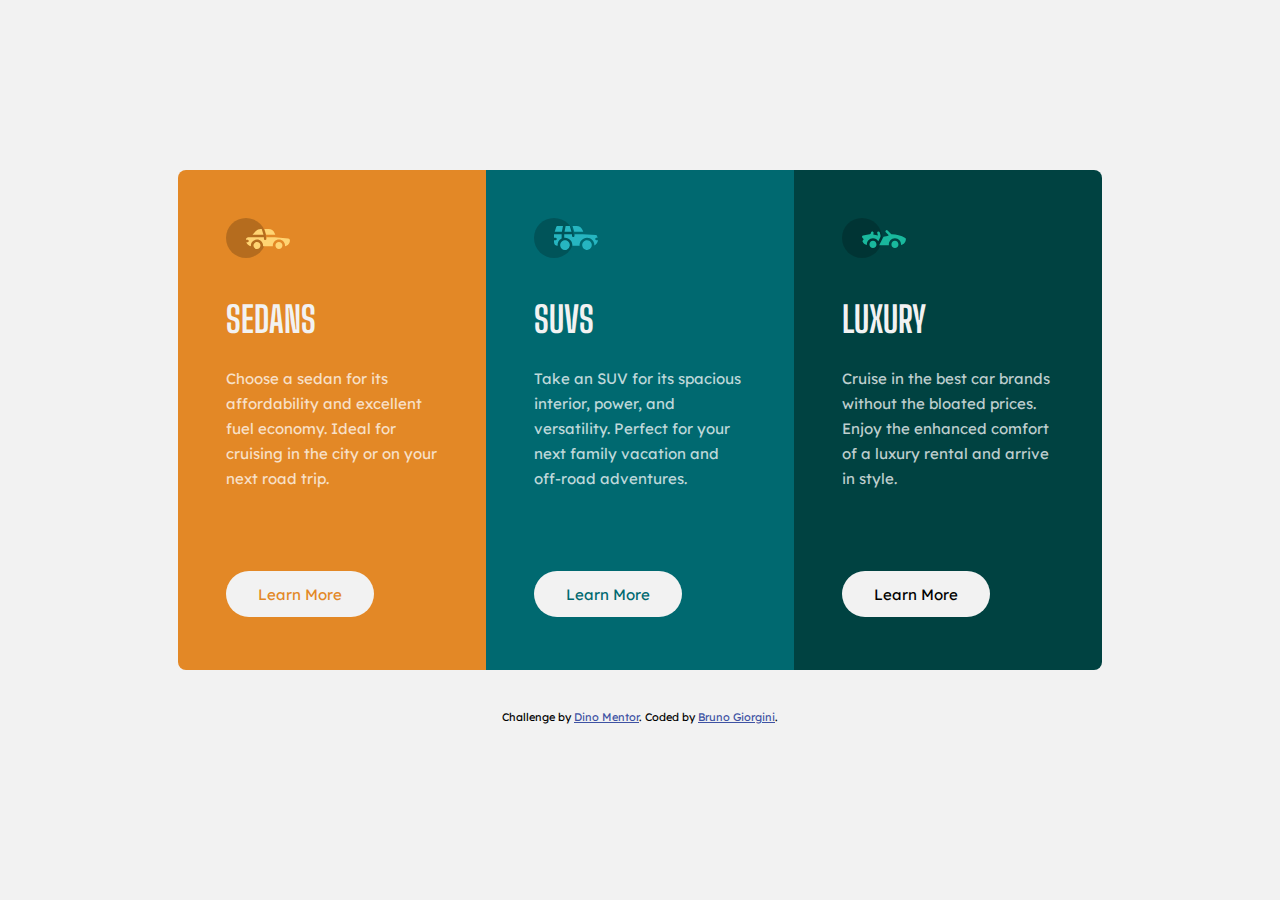
<file: 3-column-preview-card-component-main-READY/index.html>
<!DOCTYPE html>
<html lang="en">
<head>
  <meta charset="UTF-8">
  <meta name="viewport" content="width=device-width, initial-scale=1.0"> <!-- displays site properly based on user's device -->

  <link rel="icon" type="image/png" sizes="32x32" href="./images/favicon-32x32.png">
  <link rel="stylesheet" href="style.css">
  <title>3-column preview card component</title>
</head>
<body>
  <section class="main-container">

    <article id="sedans">
      <img src="./images/icon-sedans.svg" alt="sedan icon">
      <h2>Sedans</h2>
      <p>
        Choose a sedan for its affordability and excellent fuel economy. Ideal for cruising in the city 
        or on your next road trip.
      </p>
      <button id="sedans-btn">Learn More</button>
    </article>

    <article id="suvs">
      <img src="./images/icon-suvs.svg" alt="suv icon">
      <h2>SUVs</h2>
      <p>
        Take an SUV for its spacious interior, power, and versatility. Perfect for your next family vacation 
        and off-road adventures.
      </p>
      <button id="suvs-btn">Learn More</button>
    </article>

    <article id="luxury">
      <img src="./images/icon-luxury.svg" alt="luxury icon">
      <h2>Luxury</h2>
      <p>
        Cruise in the best car brands without the bloated prices. Enjoy the enhanced comfort of a luxury rental and arrive in style.
      </p>
      <button id="luxury-btn">Learn More</button>
    </article>
  </section>
  
    
  <footer class="attribution">
    Challenge by <a href="#" target="_blank">Dino Mentor</a>. 
    Coded by <a href="#">Bruno Giorgini</a>.
  </footer>
</body>
</html>
</file>
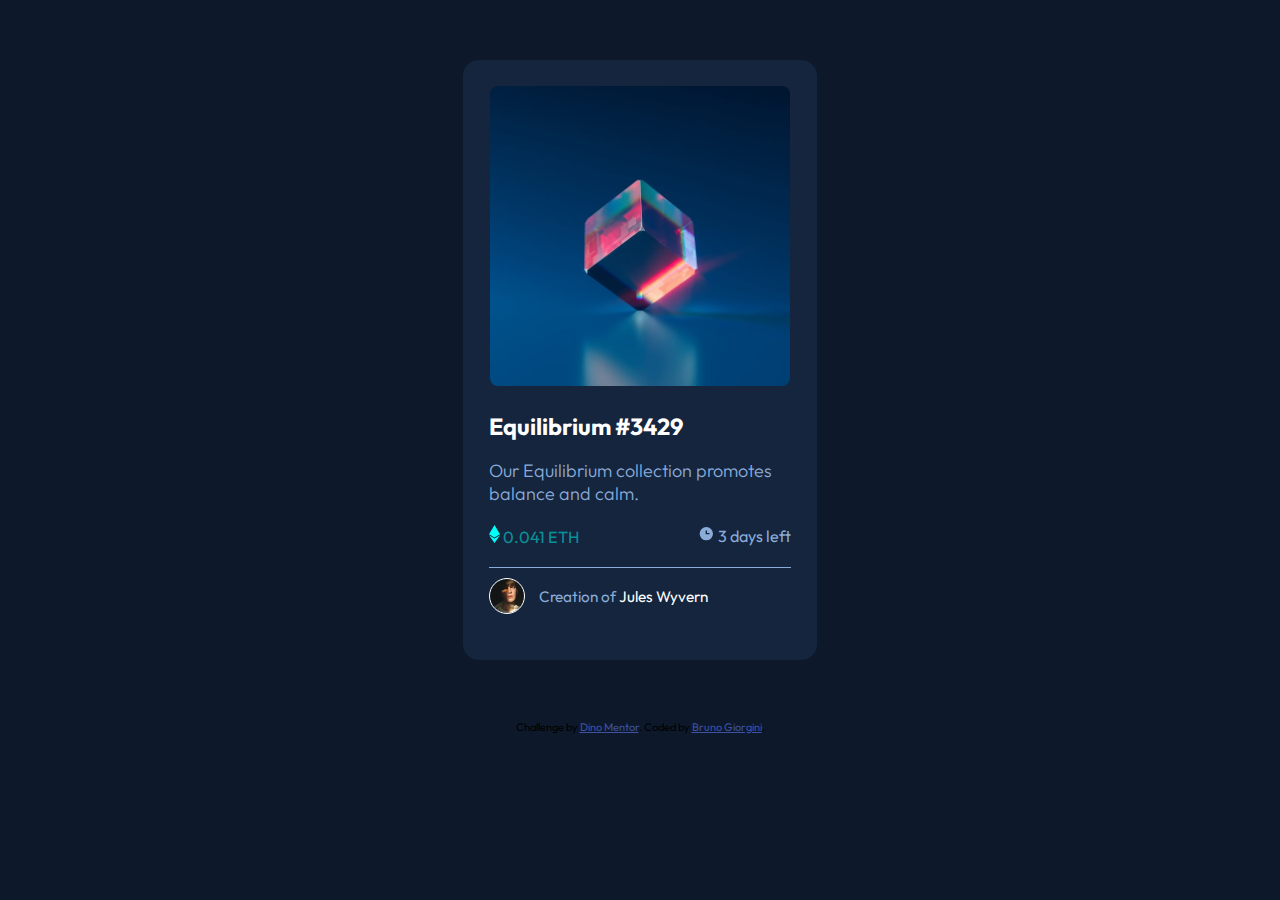
<file: nft-preview-card-component-READY/index.html>
<!DOCTYPE html>
<html lang="en">

<head>
  <meta charset="UTF-8">
  <meta name="viewport" content="width=device-width, initial-scale=1.0">
  <link rel="stylesheet" href="./style.css">
  <title>NFT preview card component</title>
</head>

<body>

  <main class="main-container">

    <div class="image">
      <div class="eye-layer"></div>
    </div>
    <h1 class="title-card">Equilibrium #3429</h1>
    <p class="description-card">Our Equilibrium collection promotes balance and calm.</p>
    <div class="details-container">
      <div class="eth-value">
        <img src="./images/icon-ethereum.svg" alt="icon ethereum">
        <span>0.041 ETH</span>
      </div>
      <div class="time-value">
        <img src="./images/icon-clock.svg" alt="icon clock">
        <span>3 days left</span>
      </div>
    </div>
    <div class="line"></div>
    <div class="creator-container">
      <div class="avatar"></div>
      <p class="creator">Creation of <span class="title-card">Jules Wyvern</span></p>
    </div>
  </main>


  <footer class="attribution">
    Challenge by <a href="#" target="_blank">Dino Mentor</a>.
    Coded by <a href="#">Bruno Giorgini</a>.
  </footer>
</body>

</html>
</file>
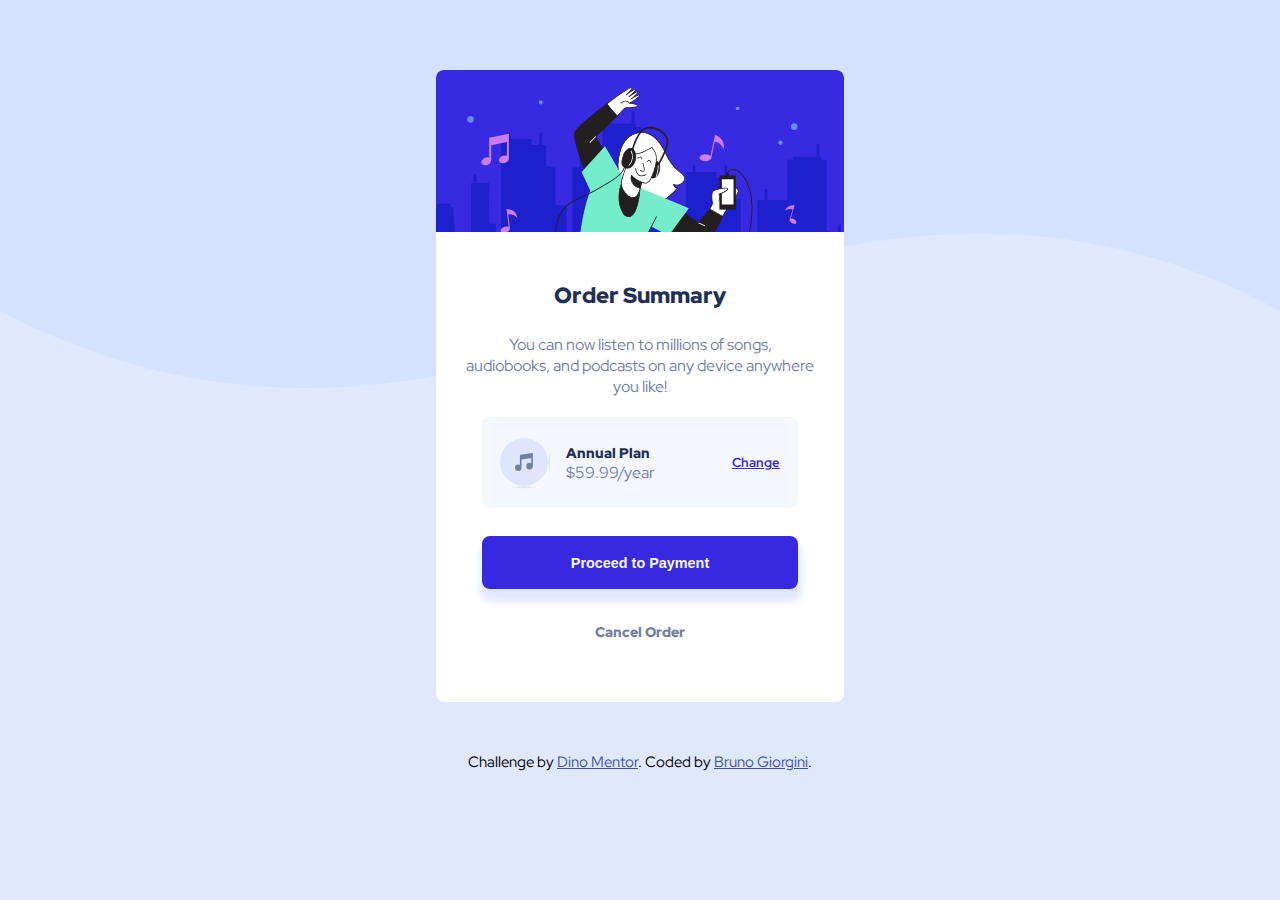
<file: order-summary-component-main-READY/index.html>
<!DOCTYPE html>
<html lang="en">
<head>
  <meta charset="UTF-8">
  <meta name="viewport" content="width=device-width, initial-scale=1.0"> <!-- displays site properly based on user's device -->

  <link rel="icon" type="image/png" sizes="32x32" href="./images/favicon-32x32.png">
  <link rel="stylesheet" href="style.css">
  <title>Order summary card</title>
 
</head>
<body>
  <main class="main-container">
    <div class="image"></div>
      <h1>Order Summary</h1>
      <p class="main-paragraph"> You can now listen to millions of songs, audiobooks, and podcasts on any 
        device anywhere you like!</p>
        <div class="plan-container">
          <div class="icon-container"></div>
          <div class="payment">
            <p>Annual Plan</p>
            <p> $59.99/year</p>
          </div>
          <a href="#" class="change">Change</a>
        </div>

        <button>Proceed to Payment</button>
        <div class="cancel-container">
          <a href="#" class="cancel">Cancel Order</a>
        </div>
  </main>
  
 
  
  
  <footer class="attribution">
    Challenge by <a href="#" target="_blank">Dino Mentor</a>. 
    Coded by <a href="#">Bruno Giorgini</a>.
  </footer>
</body>
</html>
</file>
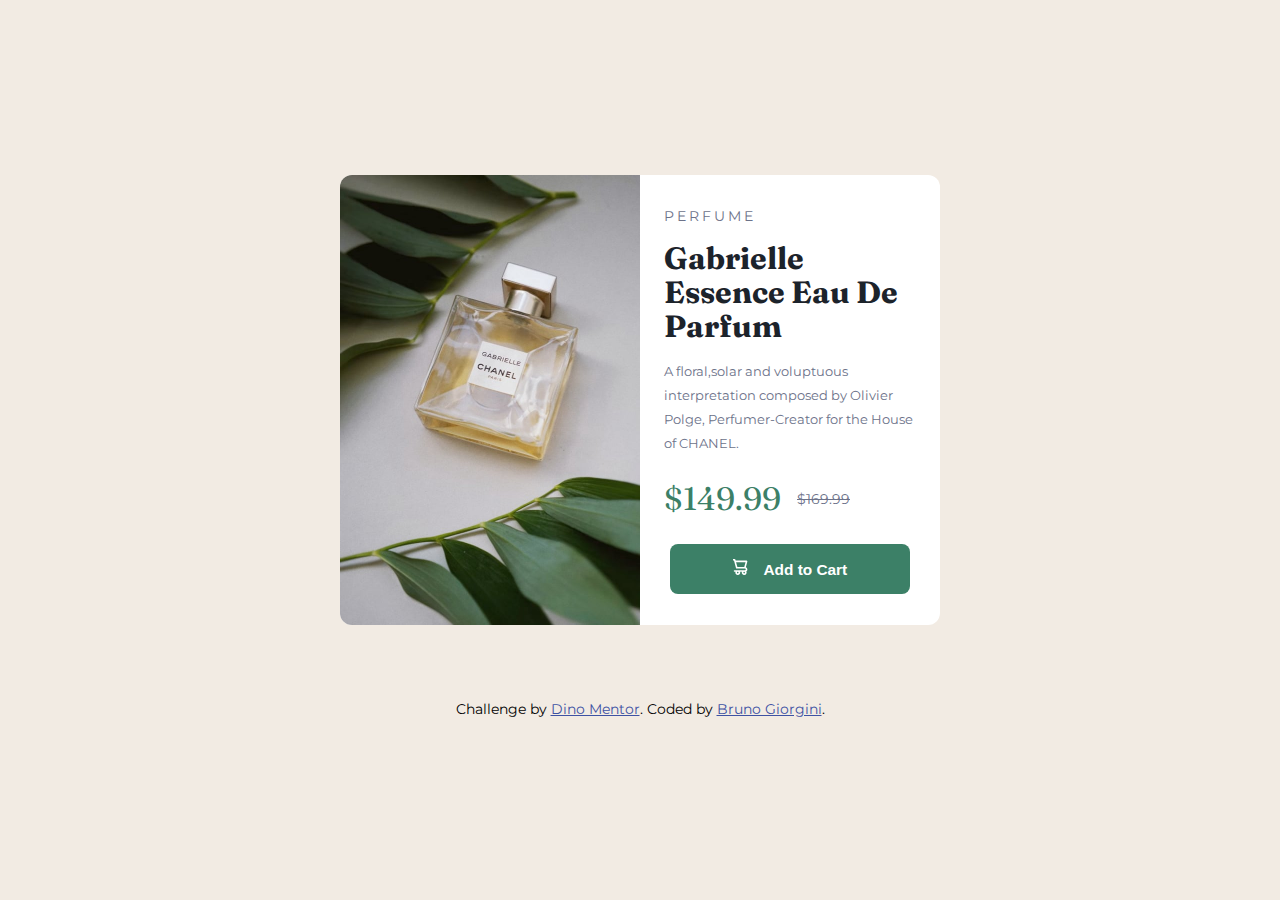
<file: product-preview-card-component-main-READY/index.html>
<!DOCTYPE html>
<html lang="en">
<head>
  <meta charset="UTF-8">
  <meta name="viewport" content="width=device-width, initial-scale=1.0"> <!-- displays site properly based on user's device -->

  
  <link rel="stylesheet" href="style.css">
  <title>Product preview card component</title>
  
  
  
</head>
  <body>

    <main class="card">
      <section class="card__first-section">
        <img class="card__first-section__image" src="./images/image-product-mobile.jpg" alt="imagen del producto">
      </section>
      <section class="card__second-section">
        <p class="card__second-section__product-type">PERFUME</p>
        <h2 class="card__second-section__title">Gabrielle Essence Eau De Parfum</h2>
        <p class="card__second-section__description">A floral,solar and voluptuous interpretation composed by Olivier Polge, Perfumer-Creator for the House of CHANEL.</p>
        <div class="card__second-section__price">
          <p class="card__second-section__price__discount">$149.99</p>
          <p class="card__second-section__price__value">$169.99</p>
        </div>
        <button class="card__second-section__button">
          <img class="card__second-section__button__icon" src="./images/icon-cart.svg" alt="icon cart">
          Add to Cart
        </button>
          
      </section>
    </main>
    
    
    <footer class="attribution">
      Challenge by <a href="#" target="_blank">Dino Mentor</a>. 
      Coded by <a href="#">Bruno Giorgini</a>.
    </footer>
  </body>
</html>
</file>
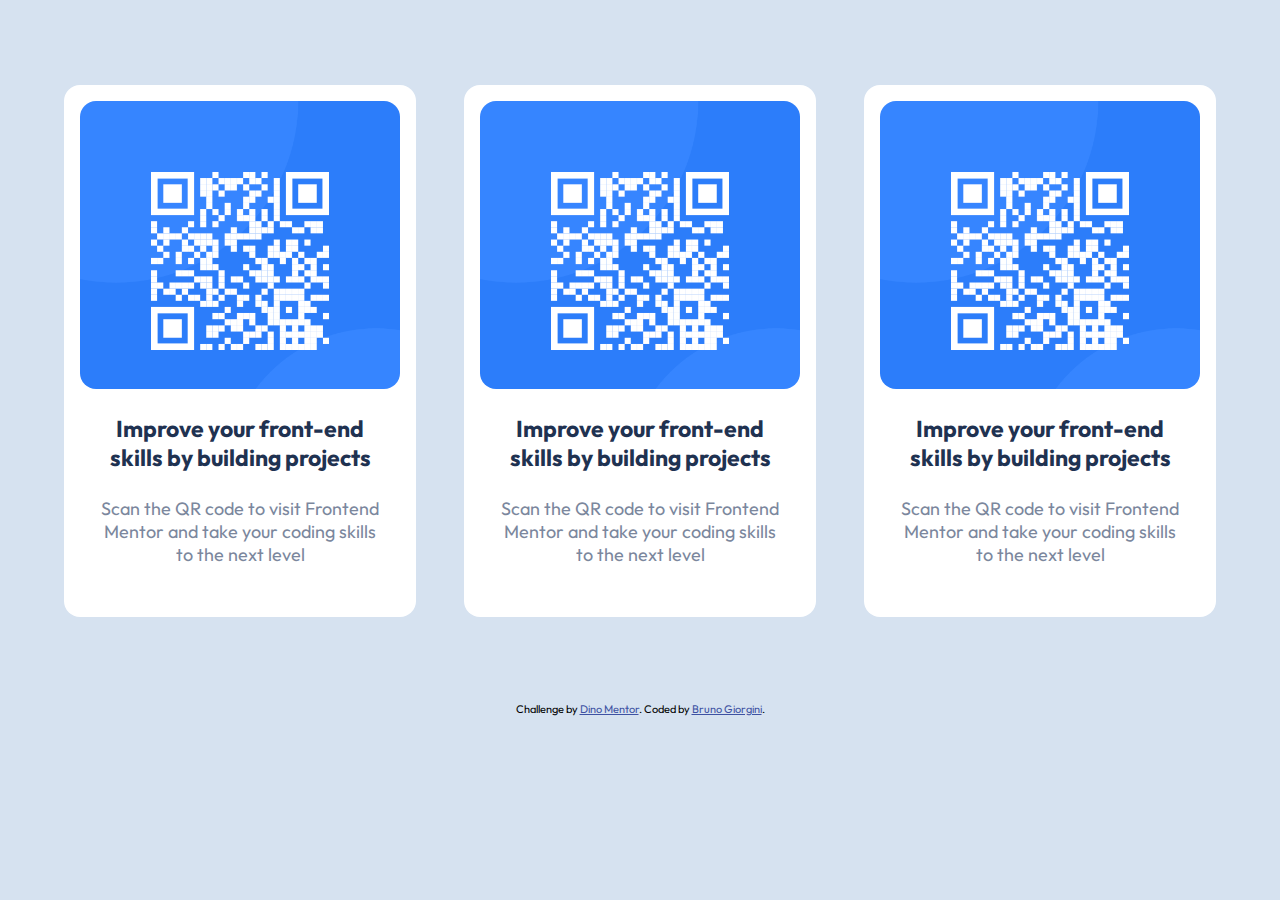
<file: qr-code-component-main-READY/index.html>
<!DOCTYPE html>
<html lang="en">
<head>
  <meta charset="UTF-8">
  <meta name="viewport" content="width=device-width, initial-scale=1.0"> <!-- displays site properly based on user's device -->

  
  <link rel="stylesheet" href="style.css">
  <title>QR code component</title>
  
</head>
<body>
  
  <section class="cards-container">
    <div class="main-container">
      <div class="img-container">
        <!-- Coloco la imagen desde mi archivo de estilos como background image -->
      </div>
      <h1>Improve your front-end skills by building projects</h1>
      <p>Scan the QR code to visit Frontend Mentor and take your coding skills to the next level</p>
    </div>
    
    <div class="main-container">
      <div class="img-container">
        <!-- Coloco la imagen desde mi archivo de estilos como background image -->
      </div>
      <h1>Improve your front-end skills by building projects</h1>
      <p>Scan the QR code to visit Frontend Mentor and take your coding skills to the next level</p>
    </div>
    <div class="main-container">
      <div class="img-container">
        <!-- Coloco la imagen desde mi archivo de estilos como background image -->
      </div>
      <h1>Improve your front-end skills by building projects</h1>
      <p>Scan the QR code to visit Frontend Mentor and take your coding skills to the next level</p>
    </div>
  </section>

  <footer class="attribution">
    Challenge by <a href="#" target="_blank">Dino Mentor</a>. 
    Coded by <a href="#">Bruno Giorgini</a>.
  </footer>
</body>
</html>
</file>
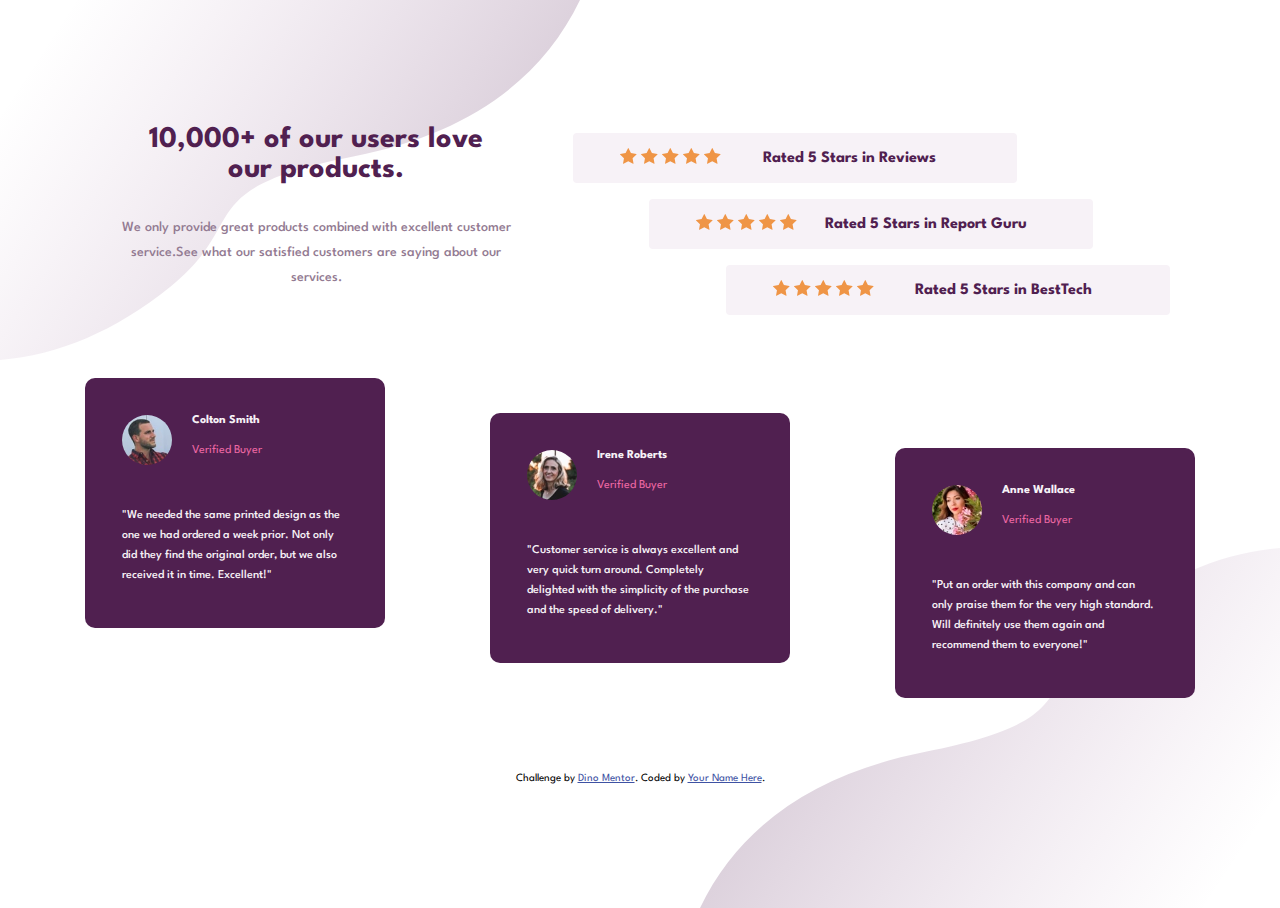
<file: social-proof-section-master-READY/index.html>
<!DOCTYPE html>
<html lang="en">

<head>
  <meta charset="UTF-8" />
  <meta name="viewport" content="width=device-width, initial-scale=1.0" />
  <link rel="stylesheet" href="style.css">
    <title>Social proof section</title>

</head>

<div class="container">

  <body>
    <header>
      <h1>10,000+ of our users love our products.</h1>
      <p>We only provide great products combined with excellent customer service.See what our satisfied customers are
        saying about our services.</p>
    </header>

    <div class="stars-container">
      <div class="stars stars1">
        <div class="fivestars">
          <img src="./images/icon-star.svg" alt="">
          <img src="./images/icon-star.svg" alt="">
          <img src="./images/icon-star.svg" alt="">
          <img src="./images/icon-star.svg" alt="">
          <img src="./images/icon-star.svg" alt="">
        </div>
        <h4 class="text">Rated 5 Stars in Reviews</h4>
      </div>

      <div class="stars stars2">
        <div class="fivestars">
          <img src="./images/icon-star.svg" alt="">
          <img src="./images/icon-star.svg" alt="">
          <img src="./images/icon-star.svg" alt="">
          <img src="./images/icon-star.svg" alt="">
          <img src="./images/icon-star.svg" alt="">
        </div>
        <h4 class="text">Rated 5 Stars in Report Guru</h4>
      </div>

      <div class="stars stars3">
        <div class="fivestars">
          <img src="./images/icon-star.svg" alt="">
          <img src="./images/icon-star.svg" alt="">
          <img src="./images/icon-star.svg" alt="">
          <img src="./images/icon-star.svg" alt="">
          <img src="./images/icon-star.svg" alt="">
        </div>
        <h4 class="text">Rated 5 Stars in BestTech</h4>
      </div>

    </div>


    <div class="cards-container">
      <div class="cards card1">
        <img src="./images/image-colton.jpg" alt="avatar">
        <span class="name">Colton Smith</span>
        <span class="status">Verified Buyer</span>
        <p>
          "We needed the same printed design as the one we had ordered a week prior.
          Not only did they find the original order, but we also received it in time.
          Excellent!"</p>
      </div>
      <div class="cards card2">
        <img src="./images/image-irene.jpg" alt="avatar">
        <span class="name">Irene Roberts</span>
        <span class="status">Verified Buyer</span>
        <p>
          "Customer service is always excellent and very quick turn around. Completely
          delighted with the simplicity of the purchase and the speed of delivery."</p>
      </div>
      <div class="cards card3">
        <img src="./images/image-anne.jpg" alt="avatar">
        <span class="name">Anne Wallace </span>
        <span class="status">Verified Buyer</span>
        <p>
          "Put an order with this company and can only praise them for the very high
          standard. Will definitely use them again and recommend them to everyone!"
        </p>
      </div>
    </div>


    <footer>
      <div class="attribution">
        Challenge by
        <a href="" target="_blank">Dino Mentor</a>.
         Coded by
        <a href="#">Your Name Here</a>.
      </div>
    </footer>
  </body>
</div>

</html>
</file>
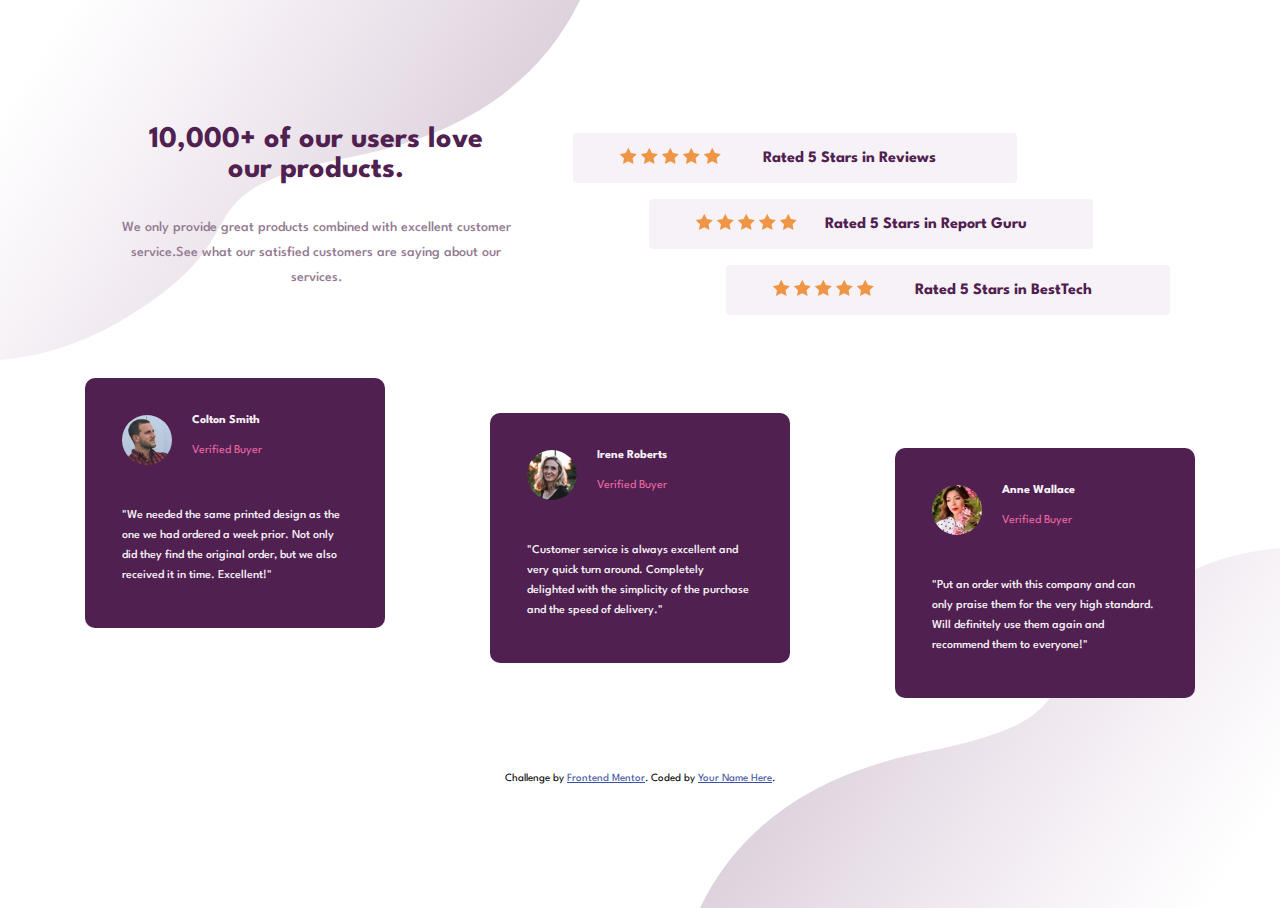
<file: social-proof-section-master/index.html>
<!DOCTYPE html>
<html lang="en">

<head>
  <meta charset="UTF-8" />
  <meta name="viewport" content="width=device-width, initial-scale=1.0" />
  <link rel="stylesheet" href="style.css">
  <link rel="icon" type="image/png" sizes="32x32" href="./images/favicon-32x32.png" />
  <title>Social proof section</title>

</head>

<div class="container">

  <body>
    <header>
      <h1>10,000+ of our users love our products.</h1>
      <p>We only provide great products combined with excellent customer service.See what our satisfied customers are
        saying about our services.</p>
    </header>

    <div class="stars-container">
      <div class="stars stars1">
        <div class="fivestars">
          <img src="./images/icon-star.svg" alt="">
          <img src="./images/icon-star.svg" alt="">
          <img src="./images/icon-star.svg" alt="">
          <img src="./images/icon-star.svg" alt="">
          <img src="./images/icon-star.svg" alt="">
        </div>
        <h4 class="text">Rated 5 Stars in Reviews</h4>
      </div>

      <div class="stars stars2">
        <div class="fivestars">
          <img src="./images/icon-star.svg" alt="">
          <img src="./images/icon-star.svg" alt="">
          <img src="./images/icon-star.svg" alt="">
          <img src="./images/icon-star.svg" alt="">
          <img src="./images/icon-star.svg" alt="">
        </div>
        <h4 class="text">Rated 5 Stars in Report Guru</h4>
      </div>

      <div class="stars stars3">
        <div class="fivestars">
          <img src="./images/icon-star.svg" alt="">
          <img src="./images/icon-star.svg" alt="">
          <img src="./images/icon-star.svg" alt="">
          <img src="./images/icon-star.svg" alt="">
          <img src="./images/icon-star.svg" alt="">
        </div>
        <h4 class="text">Rated 5 Stars in BestTech</h4>
      </div>

    </div>


    <div class="cards-container">
      <div class="cards card1">
        <img src="./images/image-colton.jpg" alt="avatar">
        <span class="name">Colton Smith</span>
        <span class="status">Verified Buyer</span>
        <p>
          "We needed the same printed design as the one we had ordered a week prior.
          Not only did they find the original order, but we also received it in time.
          Excellent!"</p>
      </div>
      <div class="cards card2">
        <img src="./images/image-irene.jpg" alt="avatar">
        <span class="name">Irene Roberts</span>
        <span class="status">Verified Buyer</span>
        <p>
          "Customer service is always excellent and very quick turn around. Completely
          delighted with the simplicity of the purchase and the speed of delivery."</p>
      </div>
      <div class="cards card3">
        <img src="./images/image-anne.jpg" alt="avatar">
        <span class="name">Anne Wallace </span>
        <span class="status">Verified Buyer</span>
        <p>
          "Put an order with this company and can only praise them for the very high
          standard. Will definitely use them again and recommend them to everyone!"
        </p>
      </div>
    </div>


    <footer>
      <div class="attribution">
        Challenge by
        <a href="https://www.frontendmentor.io?ref=challenge" target="_blank">Frontend Mentor</a>. Coded by <a
          href="#">Your Name Here</a>.
      </div>
    </footer>
  </body>
</div>

</html>
</file>
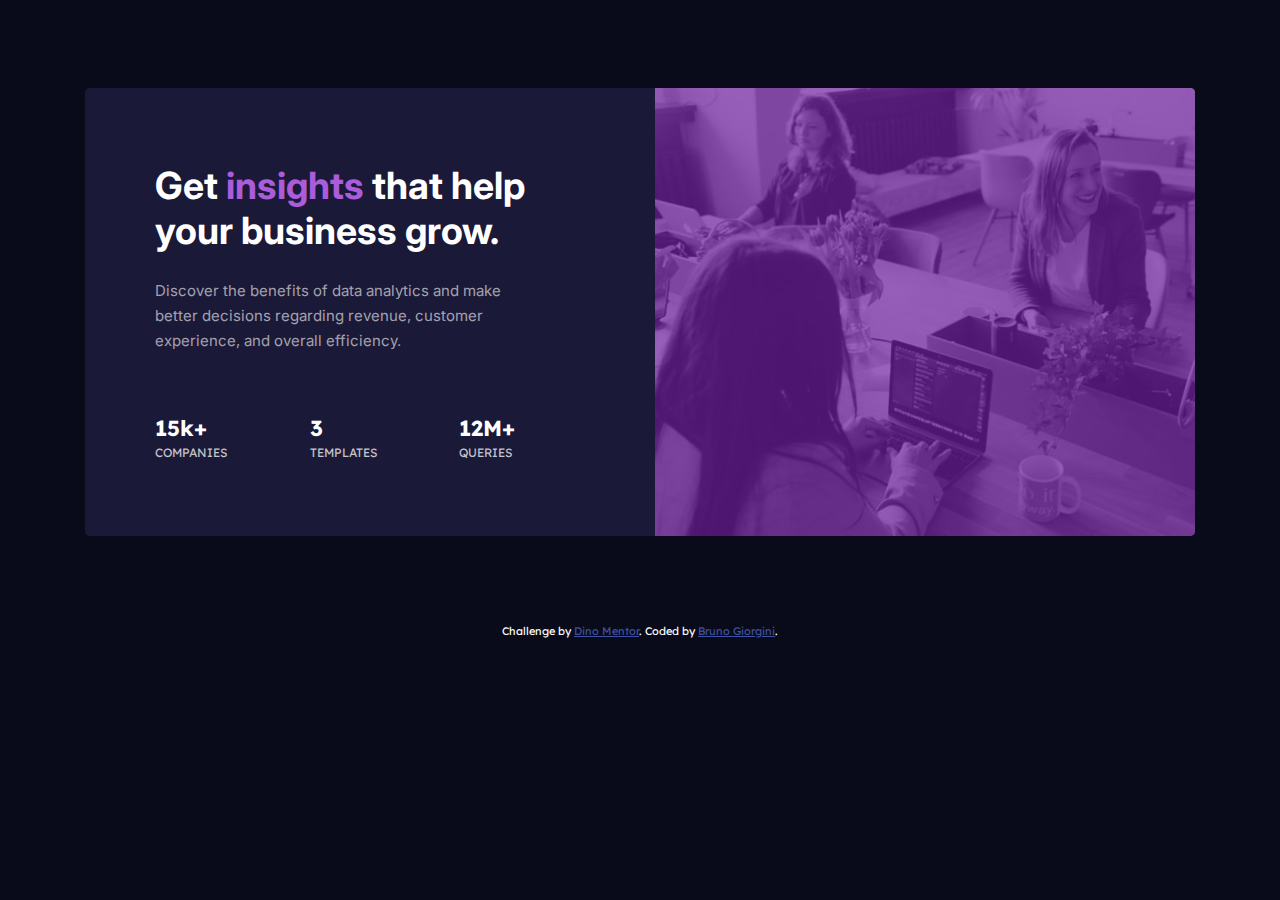
<file: stats-preview-card-component-main/index.html>
<!DOCTYPE html>
<html lang="en">

<head>
  <meta charset="UTF-8">
  <meta name="viewport" content="width=device-width, initial-scale=1.0">
  <!-- displays site properly based on user's device -->
  <link rel="icon" type="image/png" sizes="32x32" href="./images/favicon-32x32.png">
  <link rel="stylesheet" href="style.css">
  <title>Stats preview card component</title>
</head>

<body>

  <main>
    <!-- +++++++++++++++++seccion1++++++++++++++++++ -->
    <section class="section1">
      <div class="image">
        <div id="layer1">

        </div>

      </div>
    </section>
    <!-- +++++++++++++++++seccion2++++++++++++++++++ -->
    <section class="section2">
      <h1>Get <span>insights</span> that help your business grow.</h1>
      <p>
        Discover the benefits of data analytics and make better decisions regarding revenue, customer
        experience, and overall efficiency.
      </p>
      <div class="stats">
        <div class="stats-details">
          <div class="amount">15k+</div>
          <div class="concept">companies</div>
        </div>
        <div class="stats-details">
          <div class="amount">3</div>
          <div class="concept">templates</div>
        </div>
        <div class="stats-details">
          <div class="amount last">12m+</div>
          <div class="concept">queries</div>
        </div>
      </div>
    </section>

  </main>

  <footer class="attribution">
    Challenge by <a href="·" target="_blank">Dino Mentor</a>.
    Coded by <a href="#">Bruno Giorgini</a>.
  </footer>
</body>

</html>
</file>
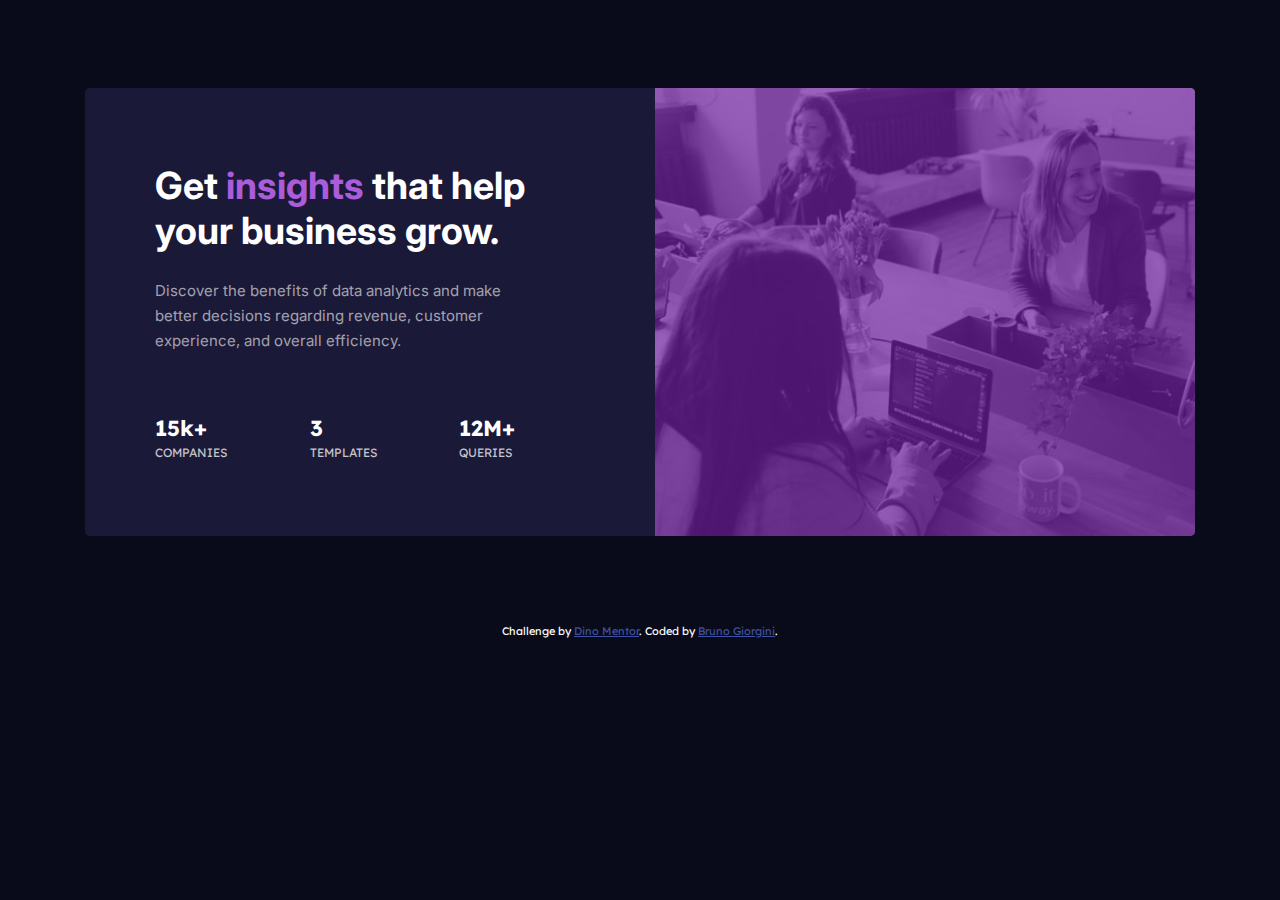
<file: stats-preview-card-component-READY/index.html>
<!DOCTYPE html>
<html lang="en">

<head>
  <meta charset="UTF-8">
  <meta name="viewport" content="width=device-width, initial-scale=1.0">
  <link rel="stylesheet" href="style.css">
  <title>Stats preview card component</title>
</head>

<body>

  <main>
    <!-- +++++++++++++++++seccion1++++++++++++++++++ -->
    <section class="section1">
      <div class="image">
        <div id="layer1">

        </div>

      </div>
    </section>
    <!-- +++++++++++++++++seccion2++++++++++++++++++ -->
    <section class="section2">
      <h1>Get <span>insights</span> that help your business grow.</h1>
      <p>
        Discover the benefits of data analytics and make better decisions regarding revenue, customer
        experience, and overall efficiency.
      </p>
      <div class="stats">
        <div class="stats-details">
          <div class="amount">15k+</div>
          <div class="concept">companies</div>
        </div>
        <div class="stats-details">
          <div class="amount">3</div>
          <div class="concept">templates</div>
        </div>
        <div class="stats-details">
          <div class="amount last">12m+</div>
          <div class="concept">queries</div>
        </div>
      </div>
    </section>

  </main>

  <footer class="attribution">
    Challenge by <a href="·" target="_blank">Dino Mentor</a>.
    Coded by <a href="#">Bruno Giorgini</a>.
  </footer>
</body>

</html>
</file>
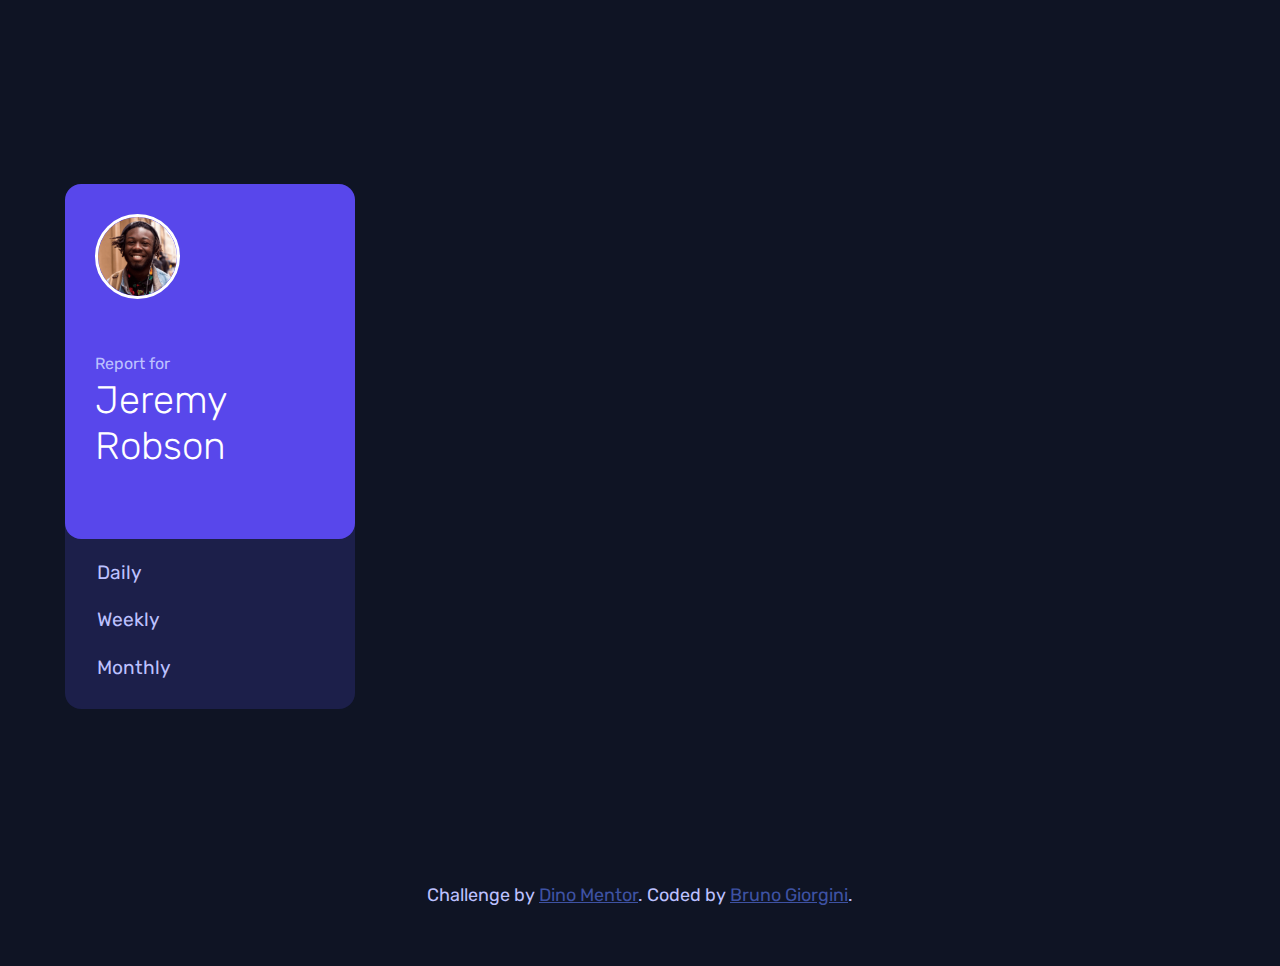
<file: time-tracking-dashboard-main-READY/index.html>
<!DOCTYPE html>
<html lang="en">
<head>
  <meta charset="UTF-8">
  <meta name="viewport" content="width=device-width, initial-scale=1.0"> <!-- displays site properly based on user's device -->

  
  <link rel="stylesheet" href="style.css">
  <title>Time tracking dashboard</title>

  
</head>
<body>

  <main class="main-container">
    <section class="first-section">

      <div class="main-card">

        <div class="main-card__user">
          <img class="main-card__image" src="./images/image-jeremy.png" alt="user avatar">
          <div>
            <p class="main-card__title">Report for</p>
            <p class="main-card__name">Jeremy Robson</p>
          </div>
        </div>

        <div class="main-card__dates">
          <p id="daily" class="main-card__frequency main-card__frecuency--active">Daily</p>
          <p id="weekly" class="main-card__frequency ">Weekly</p>
          <p id="monthly" class="main-card__frequency">Monthly</p>
        </div>

      </div>
    </section>

    <section class="second-section">
     
    </section>
  </main>

  

  <footer class="attribution">
    Challenge by <a href="#" target="_blank">Dino Mentor</a>. 
    Coded by <a href="#" target="_blank">Bruno Giorgini</a>.
  </footer>
  <script type="module" src="./main.js"></script>
</body>
</html>
</file>
<file: 3-column-preview-card-component-main-READY/style.css>
@import url('https://fonts.googleapis.com/css2?family=Big+Shoulders+Display:wght@700&family=Lexend+Deca&display=swap');


*{
    margin: 0;
    padding: 0;
    box-sizing: border-box;
}
:root{
    /* ### Primary */
    --Bright-orange: hsl(31, 77%, 52%);
    --Dark-cyan: hsl(184, 100%, 22%);
    --Very-dark-cyan: hsl(179, 100%, 13%);

    /* ### Neutral */

    --Transparent-white: hsla(0, 0%, 100%, 0.75);
    --Very-light-gray: hsl(0, 0%, 95%);
}
body{
    font-family: 'Lexend Deca', sans-serif;
    font-size: 15px;
    background-color: var(--Very-light-gray);
}
.main-container{
    /* border: 1px solid black; */
    width: 325px;
    margin: 87px auto 40px;
    border-radius: 8px;
    overflow: hidden;
}
article{
    width: 100%;
    height: 440px;
    padding: 48px;
}
#sedans{
    background-color: var(--Bright-orange);
}
#suvs{
    background-color: var(--Dark-cyan);
}
#luxury{
    background-color: var(--Very-dark-cyan);
}
img{
    margin-bottom: 36px;
}
h2{
    color: var(--Very-light-gray);
    font-family: 'Big Shoulders Display', cursive;
    font-size: 2.4em;
    text-transform: uppercase;
    margin-bottom: 25px;
}
p{
    color: var(--Transparent-white);
    line-height: 25px;
    margin-bottom: 25px;
}
button{
    width: 148px;
    height: 46px;
    border-radius: 45px;
    border-style: none;
    background-color: var(--Very-light-gray);
    font-family: 'Lexend Deca', sans-serif;
    font-size: 15px;
}


#sedans-btn{
    color: var(--Bright-orange);
}
#suvs-btn{
    color: var(--Dark-cyan);
}
#luxury{
    color: var(--Very-dark-cyan);
}
button:hover{
    cursor: pointer;
    border: 2px solid var(--Very-light-gray);
}
#sedans-btn:hover{
    background-color: var(--Bright-orange);
    color: var(--Very-light-gray);
}
#suvs-btn:hover{
    background-color: var(--Dark-cyan);
    color: var(--Very-light-gray);
}
#luxury-btn:hover{
    background-color: var(--Very-dark-cyan);
    color: var(--Very-light-gray);
}

/*------MEDIA QUERIES----------*/
@media screen and (min-width: 944px) {
    .main-container{
        width: 924px;
        display: flex;
        margin-top: 170px;

    }
    article{
        height: 500px;

    }
    p{
        margin-bottom: 80px;
    }
}

.attribution {
    font-size: 11px;
    text-align: center;
}
.attribution a {
    color: hsl(228, 45%, 44%);
}
</file>
<file: nft-preview-card-component-READY/style.css>
@import url('https://fonts.googleapis.com/css2?family=Outfit:wght@300;400;600&display=swap');
:root {
    /* ### Primary */

    --Soft-blue: hsl(215, 51%, 70%);
    --Cyan: hsl(178, 100%, 50%, 0.5);/*la ultima var me da transparencia/opacidad*/

    /* ### Neutral */
    /* (main BG) */
    --Very-dark-blueM : hsl(217, 54%, 11%);
    /* (card BG) */
    --Very-dark-blueC : hsl(216, 50%, 16%);
    /* (line) */
    --Very-dark-blueL : hsl(215, 32%, 27%);
    --White: hsl(0, 0%, 100%);
}

* {
    margin: 0;
    padding: 0;
    box-sizing: border-box;
}

body {
    font-family: 'Outfit', sans-serif;
    font-size: 18px;
    background-color: var(--Very-dark-blueM);
}
.main-container {
    background-color: var(--Very-dark-blueC);
    width: 330px;
    height: 546px;
    margin: 60px auto;
    border-radius: 16px;
    padding: 26px;
}
.image {
    margin: 0 auto;
    background-image: url(./images/image-equilibrium.jpg);
    background-size: cover;
    border-radius: 8px;
    width: 280px;
    height: 280px;
    margin-bottom: 26px;
    overflow: hidden;
}
.eye-layer {
    opacity: 0;
    background-color: var(--Cyan);
    background-image: url(./images/icon-view.svg);
    background-repeat: no-repeat;
    background-position: center;
    width: 100%;
    height: 100%;
}
.eye-layer:hover {
    cursor: pointer;
    opacity: 1;
}
h1 {
    color: var(--White);
    font-size: 1.3em;
    margin-bottom: 18px;
}
.description-card {
    font-size: 0.9em;
    color: var(--Soft-blue);
    margin-bottom: 20px;
    font-weight: 300;
}
.details-container {
    display: flex;
    justify-content: space-between;
    margin-bottom: 20px;
    font-size: 0.9em;
}
.eth-value {
    color: var(--Cyan);
}
.time-value {
    color: var(--Soft-blue);
}
.line {
    border-top: 1px solid var(--Soft-blue);
    margin-bottom: 10px;
}
.creator-container {
    display: flex;
    align-items: center;
   
}
.avatar {
    background-image: url(./images/image-avatar.png);
    width: 36px;
    height: 36px;
    background-size: cover;
    border: 1px solid var(--White);
    border-radius: 50%;

}
.creator {
    color: var(--Soft-blue);
    font-size: 0.85em;
    margin-left: 14px;
}
.creator span {
    color: var(--White);
    
}
.title-card:hover {
    color: var(--Cyan);
    cursor: pointer;
}


.attribution {
    font-size: 11px;
    text-align: center;
}
.attribution a {
    color: hsl(228, 45%, 44%);
}

@media (min-width: 900px) {
    .main-container{
        width: 354px;
        height: 600px;
    }
    .image {
        width: 300px;
        height: 300px;
    }
    .description-card {
        font-size: 1em;
    }
}
</file>
<file: order-summary-component-main-READY/style.css>
@import url('https://fonts.googleapis.com/css2?family=Red+Hat+Display:wght@500;700;900&display=swap');
*{
    margin: 0;
    padding: 0;
    box-sizing: border-box;
}
:root{
    /* ### Primary */

    --Pale-blue: hsl(225, 100%, 94%);
    --Bright-blue: hsl(245, 75%, 52%);

    /* ### Neutral */

    --Very-pale-blue: hsl(225, 100%, 98%);
    --Desaturated-blue: hsl(224, 23%, 55%);
    --Dark-blue: hsl(223, 47%, 23%);
}
body{
    font-family: 'Red Hat Display', sans-serif;
    background-color: var(--Pale-blue);
    background-image: url(./images/pattern-background-mobile.svg);
    background-repeat: no-repeat;
    background-size: cover;
}
.main-container{
    /* border: 1px solid black; */
    width: 328px;
    height: 570px;
    margin: 70px auto;
    border-radius: 8px;
    background-color: white;
    overflow: hidden;
}
.image{
    background-image: url(./images/illustration-hero.svg);
    height: 162px;
    background-size: cover;
}
h1{
    font-weight: 900;
    text-align: center;
    font-size: 1.4em;
    margin: 24px 0;
    color: var(--Dark-blue);
}
.main-paragraph{
    text-align: center;
    color: var(--Desaturated-blue);
    margin-bottom: 32px;
    padding: 0 30px;

}
.plan-container{
    /* border: 1px solid red; */
    width: 280px;
    height: 82px;
    display: flex;
    justify-content: space-around;
    align-items: center;
    margin: 0 auto 32px;
    border-radius: 8px;
    background-color: var(--Very-pale-blue);
}
.icon-container{
    background-image: url(./images/icon-music.svg);
    width: 50px;
    height: 50px;
    background-repeat: repeat;
}
.payment p:nth-child(1){
    color: var(--Dark-blue);
    font-weight: 900;
    font-size: 0.9em;
}
.payment p:nth-child(2){
    color: var(--Desaturated-blue);
}
.change{
    color: var(--Bright-blue);
    font-size: 0.8em;
    font-weight: 700;
    margin-left: 30px;
}
.change:hover{
    text-decoration: none;
    cursor: pointer;
    color: var(--Desaturated-blue);
}
button{
    background-color: var(--Bright-blue);
    border: none;
    width: 280px;
    height: 53px;
    color: var(--Very-pale-blue);
    border-radius: 8px;
    margin: 0 auto;
    display: block;
    font-size: 0.9em;
    font-weight: 900;
    margin-bottom: 18px;
    box-shadow: 1px 10px 8px 3px var(--Pale-blue);
}
button:hover{
    background-color: var(--Desaturated-blue);
    cursor: pointer;
}
.cancel-container{
    text-align: center;
}
.cancel{
    text-decoration: none;
    color: var(--Desaturated-blue);
    font-size: 0.9em;
    font-weight: 900;
}
.cancel:hover{
    color: var(--Dark-blue);
}
.attribution {
    font-size: 15px;
    text-align: center;
}
.attribution a {
    color: hsl(228, 45%, 44%);
}
@media screen and (min-width: 940px) {
    body{
        /* background-color: red; */
        background-image: url(./images/pattern-background-desktop.svg);
        background-size: contain;
    }
    .main-container{
        width: 408px;
        height: 632px;
        margin-bottom: 50px;
    }
    h1{
        margin: 48px 0 24px;

    }
    .main-paragraph{
        margin-bottom: 20px;
    }
    .plan-container{
        width: 316px;
        height: 91px;
        padding: 0 10px;
        margin-bottom: 28px;
    }
    .change{
        margin-left: 60px;
    }
    button{
        width: 316px;
        margin-bottom: 32px;
    }
}
</file>
<file: product-preview-card-component-main-READY/style.css>
@import url('https://fonts.googleapis.com/css2?family=Fraunces:opsz,wght@9..144,700&family=Montserrat:wght@500;700&display=swap');
:root{
    --Dark-cyan: hsl(158, 36%, 37%);
    --Cream: hsl(30, 38%, 92%);
    --Very-dark-blue: hsl(212, 21%, 14%);
    --Dark-grayish-blue: hsl(228, 12%, 48%);
    --White: hsl(0, 0%, 100%);
    --Very-dark-green: hsl(156, 42%, 18%);
}
*{
    margin: 0;
    padding: 0;
    box-sizing: border-box;
}
body{
    /* border: 3px solid rgb(255, 0, 0); */
    font-family: 'Montserrat', sans-serif;
    font-size: 14px;
    background-color: var(--Cream);
}
.card{
    /* border: 2px solid rgb(255, 0, 0); */
    width: 345px;
    height: 612px;
    border-radius: 12px;
    overflow: hidden;
    margin: 68px auto;
    background-color: var(--White);
}
.card__first-section{
    /* border: 2px solid greenyellow; */
}
.card__second-section{
    /* border: 2px solid indigo; */
}
.card__first-section__image{
    /* border: 2px solid rebeccapurple; */
    width: 100%;
    
}
.card__second-section__product-type{
    /* border: 2px solid royalblue; */
    color: var(--Dark-grayish-blue);
    font-size: 1em;
    letter-spacing: 3px;
    margin: 18px 24px 8px 24px;
}
.card__second-section__title{
    /* border: 2px solid blue; */
    font-family: 'Fraunces', serif;
    margin: 0 24px 16px 24px;
    font-size: 2.2em;
    color: var(--Very-dark-blue);
    line-height: 34px;
}
.card__second-section__description{
    /* border: 2px solid palevioletred; */
    margin: 0px 24px 44px 24px;
    color: var(--Dark-grayish-blue);
    font-size: 0.95em;
    line-height: 22px;
}
.card__second-section__price{
    /* border: 2px solid goldenrod; */
    display: flex;
    gap: 16px;
    align-items: center;
    margin: 0 24px 16px 24px;
}
.card__second-section__price__discount{
    /* border: 2px solid indianred; */
    font-family: 'Fraunces', serif;
    font-size: 2.3em;
    color: var(--Dark-cyan);
}
.card__second-section__price__value{
    text-decoration: line-through;
    color: var(--Dark-grayish-blue);
}
.card__second-section__button{
    width: 296px;
    height: 50px;
    background-color: var(--Dark-cyan);
    border-radius: 8px;
    border: none;
    color: var(--White);
    font-size: 1.1em;
    font-weight: 700;
    display: block;
    margin: auto;    
}
.card__second-section__button:hover{
    cursor: pointer;
    background-color: var(--Very-dark-green);
}
.card__second-section__button__icon{
    margin-right: 12px;
}
.attribution{
    font-size: 14px;
    text-align: center;
}
.attribution a{
    color: hsl(228, 45%, 44%);
}
/*------------------desktop-----------------*/
@media (min-width: 620px){
   .card{
    width: 600px;
    height: 450px;
    display: flex;
    margin: 175px auto 75px;
   }
   .card__first-section{
    width: 300px;
    height: 455px;
   }
   .card__first-section__image{
    content: url(./images/image-product-desktop.jpg);
   }
   .card__second-section{
    width: 300px;
   }
   .card__second-section__product-type{
    margin: 32px 24px 16px 24px;
   }
   .card__second-section__description{
    line-height: 24px;
    margin-bottom: 24px;
   }
   .card__second-section__price{
    margin-bottom: 26px;
   }
   .card__second-section__button{
    width: 240px;
   }
}
</file>
<file: qr-code-component-main-READY/style.css>
@import url('https://fonts.googleapis.com/css2?family=Outfit:wght@400;700&display=swap');
*{
    margin: 0;
    padding: 0;
}
:root{
--White: hsl(0, 0%, 100%);
--Light-gray: hsl(212, 45%, 89%);
--Grayish-blue: hsl(220, 15%, 55%);
--Dark-blue: hsl(218, 44%, 22%);
}
body{
    font-family: 'Outfit', sans-serif;
    background-color: var(--Light-gray);
}
.cards-container{
    display: flex;
    width: 1200px;
    margin: 0 auto;
}
.main-container{
    background-color: var(--White);
    width: 320px;
    height: 500px;
    margin: 85px auto;
    border-radius: 16px;
    padding: 16px;
    transition: 300ms;

}
.main-container:hover{
    cursor: pointer;
    box-shadow: 10px 10px 10px;
    transition: 300ms;
    margin-top: 50px;
}
.img-container{
    background-image: url(./images/image-qr-code.png);
    background-size: cover;
    width: 100%;
    height: 288px;
    border-radius: 16px;
    margin-bottom: 25px;
    animation: UpCenter 350ms none;
}
h1{
    color: var(--Dark-blue);
    font-size: 23px;
    text-align: center;
    margin: 0 15px;
    margin-bottom: 25px;
    animation: leftCenter 350ms none;
}
p{
    font-size: 18px;
    color: var(--Grayish-blue);
    text-align: center;
    margin: 0 15px;
    animation: rightCenter 350ms none;
}


.attribution {
     font-size: 11px;
      text-align: center;
      
}
.attribution a {
     color: hsl(228, 45%, 44%);
}

/*-------------animations-------------*/
@keyframes UpCenter{
    0%{
        transform: translateY(-500px);
    }
    100%{
        transform: translateY(0px);
    }
}
@keyframes leftCenter{
    0%{
        transform: translateX(-500px);
    }
    100%{
        transform: translateX(0px);
    }
}
@keyframes rightCenter{
    0%{
        transform: translateX(500px);
    }
    100%{
        transform: translateX(0px);
    }
}
</file>
<file: social-proof-section-master-READY/style.css>
@import url('https://fonts.googleapis.com/css2?family=League+Spartan:wght@400;500;700&display=swap');

* {
    margin: 0;
    padding: 0;
    box-sizing: border-box;
}

body {
    font-family: 'League Spartan', sans-serif;
    background: url(./images/bg-pattern-top-mobile.svg), url(./images/bg-pattern-bottom-mobile.svg);
    background-repeat: no-repeat;
    background-position: top left, bottom right;

}

.container {
    margin: 80px auto;
    display: flex;
    flex-direction: column;
}

/*-----------header-------------*/
header {
    margin-bottom: 30px;
}

header h1 {
    color: hsl(300, 43%, 22%);
    font-size: 30px;
    font-weight: 700;
    line-height: 30px;
    text-align: center;
    margin: 0 64px 30px 64px;
}

header p {
    color: hsl(303, 10%, 53%);
    text-align: center;
    line-height: 25px;
    font-size: 14px;
    font-weight: 500;
    margin: 0 28px 0 28px;
}

/*-----------stars--------------*/
.stars-container {
    display: flex;
    flex-direction: column;
    align-items: center;
    margin-bottom: 30px;
}

.stars {
    background-color: hsl(300, 24%, 96%);
    border-radius: 4px;
    margin: 8px 0;
    width: 330px;
    height: 80px;
    padding: 15px;
    font-weight: 700;
    color: hsl(300, 43%, 22%);
    display: flex;
    flex-direction: column;
    justify-content: space-between;
    align-items: center;
}

.stars .fivestars {
    min-width: 110px;
}

.stars .text {
    min-width: 240px;
    text-align: center;
}

/*-----------cards..............*/
.cards-container {
    display: flex;
    flex-direction: column;
    justify-content: space-between;
    align-items: center;
    margin-bottom: 50px;
}

.cards {
    background-color: hsl(300, 43%, 22%);
    border-radius: 10px;
    max-width: 300px;
    height: 250px;
    padding: 37px;
    margin: 16px 24px 0px 24px;
    color: hsl(300, 24%, 96%);
    font-size: 12px;
    display: grid;
    grid-template-columns: 1fr 10fr;
}

.cards img {
    border-radius: 50%;
    width: 50px;
    margin-right: 20px;
    grid-column: 1 / 2;
    grid-row: 1 / 3;
}

.cards .name {
    font-weight: 700;
    grid-column: 2 / 3;
}

.cards .status {
    color: hsl(333, 80%, 67%);
    grid-column: 2 / 3;
}

.cards p {
    font-weight: 500;
    line-height: 20px;
    grid-column: 1 / 3;
    margin-top: 30px;
}

/*-----------footer-------------*/
.attribution {
    font-size: 11px;
    text-align: center;
}

.attribution a {
    color: hsl(228, 45%, 44%);
}

/*------------MQ mayor a 375px------------*/
@media only screen and (min-width: 375px) {
    .stars-container {
        padding: 0 25px;
    }

    .stars1 {
        align-self: flex-start;
    }

    .stars3 {
        align-self: flex-end;
    }

    .cards-container {
        padding: 0 14px;
    }

    .card1 {
        align-self: flex-start;
    }

    .card3 {
        align-self: flex-end;
    }
}

/*------------MQ mayor a 768px--------------*/
@media only screen and (min-width: 768px) {
    body {
        background: url(./images/bg-pattern-top-desktop.svg), url(./images/bg-pattern-bottom-desktop.svg);
        background-position: top left, bottom right;
        background-repeat: no-repeat;
        background-size: 400px;
    }

    .stars {
        flex-direction: row;
        width: 444px;
        height: 50px;
        justify-content: center;

    }

    .cards-container {
        display: grid;
        grid-template-columns: 1fr 1fr;
    }

    .card1 {
        grid-column: 1/2;
        justify-self: center;
    }

    .card2 {
        grid-column: 2/3;
        justify-self: center;
    }

    .card3 {
        grid-column: 1/3;
        grid-row: 2/3;
        justify-self: center;
    }
}

/*------------MQ mayor a 894px--------------*/
@media only screen and (min-width: 894px) {
    .container {
        display: grid;
        grid-template-columns: repeat(12, 1fr);
        row-gap: 25px;
    }

    header {
        grid-column: 1/6;
    }

    .stars-container {
        grid-column: 6/-1;
    }

    .cards-container {
        grid-column: 1/-1;
    }

    footer {
        grid-column: 1/-1;
    }
}

/*------------MQ mayor a 1160px--------------*/
@media only screen and (min-width: 1160px) {
    body {
        background-size: 580px;
    }

    .container {
        margin: 125px auto;
        max-width: 1110px;
    }

    .cards-container {
        display: flex;
        flex-direction: row;
        padding: 0;
        height: 320px;
    }

    .cards {
        margin: 0;
    }
}

/*------------MQ mayor a 1440px--------------*/
@media only screen and (min-width: 1440px) {
    header {
        max-width: 430px;
        margin: 0;
    }

    header h1 {
        font-size: 45px;
        text-align: left;
        margin: 0;
        line-height: 45px;
    }

    header p {
        text-align: left;
        margin: 15px 0 30px 0;
    }

    .stars-container {
        grid-column: 7/-1;
        padding: 0;
    }
}
</file>
<file: social-proof-section-master/style.css>
@import url('https://fonts.googleapis.com/css2?family=League+Spartan:wght@400;500;700&display=swap');

* {
    margin: 0;
    padding: 0;
    box-sizing: border-box;
}

body {
    font-family: 'League Spartan', sans-serif;
    background: url(./images/bg-pattern-top-mobile.svg), url(./images/bg-pattern-bottom-mobile.svg);
    background-repeat: no-repeat;
    background-position: top left, bottom right;

}

.container {
    margin: 80px auto;
    display: flex;
    flex-direction: column;
}

/*-----------header-------------*/
header {
    margin-bottom: 30px;
}

header h1 {
    color: hsl(300, 43%, 22%);
    font-size: 30px;
    font-weight: 700;
    line-height: 30px;
    text-align: center;
    margin: 0 64px 30px 64px;
}

header p {
    color: hsl(303, 10%, 53%);
    text-align: center;
    line-height: 25px;
    font-size: 14px;
    font-weight: 500;
    margin: 0 28px 0 28px;
}

/*-----------stars--------------*/
.stars-container {
    display: flex;
    flex-direction: column;
    align-items: center;
    margin-bottom: 30px;
}

.stars {
    background-color: hsl(300, 24%, 96%);
    border-radius: 4px;
    margin: 8px 0;
    width: 330px;
    height: 80px;
    padding: 15px;
    font-weight: 700;
    color: hsl(300, 43%, 22%);
    display: flex;
    flex-direction: column;
    justify-content: space-between;
    align-items: center;
}

.stars .fivestars {
    min-width: 110px;
}

.stars .text {
    min-width: 240px;
    text-align: center;
}

/*-----------cards..............*/
.cards-container {
    display: flex;
    flex-direction: column;
    justify-content: space-between;
    align-items: center;
    margin-bottom: 50px;
}

.cards {
    background-color: hsl(300, 43%, 22%);
    border-radius: 10px;
    max-width: 300px;
    height: 250px;
    padding: 37px;
    margin: 16px 24px 0px 24px;
    color: hsl(300, 24%, 96%);
    font-size: 12px;
    display: grid;
    grid-template-columns: 1fr 10fr;
}

.cards img {
    border-radius: 50%;
    width: 50px;
    margin-right: 20px;
    grid-column: 1 / 2;
    grid-row: 1 / 3;
}

.cards .name {
    font-weight: 700;
    grid-column: 2 / 3;
}

.cards .status {
    color: hsl(333, 80%, 67%);
    grid-column: 2 / 3;
}

.cards p {
    font-weight: 500;
    line-height: 20px;
    grid-column: 1 / 3;
    margin-top: 30px;
}

/*-----------footer-------------*/
.attribution {
    font-size: 11px;
    text-align: center;
}

.attribution a {
    color: hsl(228, 45%, 44%);
}

/*------------MQ mayor a 375px------------*/
@media only screen and (min-width: 375px) {
    .stars-container {
        padding: 0 25px;
    }

    .stars1 {
        align-self: flex-start;
    }

    .stars3 {
        align-self: flex-end;
    }

    .cards-container {
        padding: 0 14px;
    }

    .card1 {
        align-self: flex-start;
    }

    .card3 {
        align-self: flex-end;
    }
}

/*------------MQ mayor a 768px--------------*/
@media only screen and (min-width: 768px) {
    body {
        background: url(./images/bg-pattern-top-desktop.svg), url(./images/bg-pattern-bottom-desktop.svg);
        background-position: top left, bottom right;
        background-repeat: no-repeat;
        background-size: 400px;
    }

    .stars {
        flex-direction: row;
        width: 444px;
        height: 50px;
        justify-content: center;

    }

    .cards-container {
        display: grid;
        grid-template-columns: 1fr 1fr;
    }

    .card1 {
        grid-column: 1/2;
        justify-self: center;
    }

    .card2 {
        grid-column: 2/3;
        justify-self: center;
    }

    .card3 {
        grid-column: 1/3;
        grid-row: 2/3;
        justify-self: center;
    }
}

/*------------MQ mayor a 894px--------------*/
@media only screen and (min-width: 894px) {
    .container {
        display: grid;
        grid-template-columns: repeat(12, 1fr);
        row-gap: 25px;
    }

    header {
        grid-column: 1/6;
    }

    .stars-container {
        grid-column: 6/-1;
    }

    .cards-container {
        grid-column: 1/-1;
    }

    footer {
        grid-column: 1/-1;
    }
}

/*------------MQ mayor a 1160px--------------*/
@media only screen and (min-width: 1160px) {
    body {
        background-size: 580px;
    }

    .container {
        margin: 125px auto;
        max-width: 1110px;
    }

    .cards-container {
        display: flex;
        flex-direction: row;
        padding: 0;
        height: 320px;
    }

    .cards {
        margin: 0;
    }
}

/*------------MQ mayor a 1440px--------------*/
@media only screen and (min-width: 1440px) {
    header {
        max-width: 430px;
        margin: 0;
    }

    header h1 {
        font-size: 45px;
        text-align: left;
        margin: 0;
        line-height: 45px;
    }

    header p {
        text-align: left;
        margin: 15px 0 30px 0;
    }

    .stars-container {
        grid-column: 7/-1;
        padding: 0;
    }
}
</file>
<file: stats-preview-card-component-main/style.css>
@import url('https://fonts.googleapis.com/css2?family=Inter:wght@400;700&family=Lexend+Deca&display=swap');

* {
    margin: 0;
    padding: 0;
    box-sizing: border-box;
}

:root {
    /* ### Primary */
    --Very-dark-blue: hsl(233, 47%, 7%);
    --Dark-desaturated-blue: hsl(244, 38%, 16%);
    --Soft-violet: hsl(277, 64%, 61%);
    /* ### Neutral */
    --White: hsl(0, 0%, 100%);
    --Slightly-transparent-white0: hsla(0, 0%, 100%, 0.75);
    --Slightly-transparent-white1: hsla(0, 0%, 100%, 0.6);
    --Layer: rgba(110, 30, 160, 0.7);
}

body {
    font-family: 'Lexend Deca', sans-serif;
    font-size: 15px;
    background-color: var(--Very-dark-blue);
}

main {
    background-color: var(--Dark-desaturated-blue);
    height: 782px;
    width: 328px;
    margin: 88px auto;
    border-radius: 5px;
    overflow: hidden;
}
/*------SECTION 1------*/
.image {
    background-image: url(./images/image-header-mobile.jpg);
    background-size: cover;
    width: 100%;
    height: 240px;
}

#layer1 {
    background-color: var(--Layer);
    width: 100%;
    height: 100%;
}
/*------SECTION 2------*/
.section2 {
    padding: 40px 33px;
    text-align: center;
}

h1 {
    color: var(--White);
    height: 115px;
    font-size: 1.8em;
    font-family: 'Inter', sans-serif;
}

span {
    color: var(--Soft-violet);
}

p {
    color: var(--Slightly-transparent-white1);
    font-family: 'Inter', sans-serif;
    font-size: 1em;
    line-height: 25px;
    height: 137px;

}

.stats {
    color: var(--Slightly-transparent-white0);
    line-height: 25px;
}

.amount {
    font-weight: 700;
    font-size: 1.45em;
    color: var(--White);

}

.concept {
    text-transform: uppercase;
    font-size: 0.8em;
    margin-bottom: 33px;
}

.last {
    text-transform: uppercase;
}

.attribution {
    font-size: 11px;
    text-align: center;
    margin-bottom: 80px;
    color: var(--White);
}

.attribution a {
    color: hsl(228, 45%, 44%);
}

/*------MEDIA QUERIES------*/
@media screen and (min-width: 1200px) {
    main {
        width: 1110px;
        height: 448px;
        display: flex;
        flex-direction: row-reverse;
        margin-top: 178px auto;
    }

    .image {
        width: 540px;
        height: 100%;
        background-image: url(./images/image-header-desktop.jpg);

    }

    .section2 {
        padding: 75px 70px;
        text-align: left;
    }

    h1 {
        font-size: 2.5em;

    }

    p {
        margin-right: 70px;
    }

    .stats {
        display: flex;
        justify-content: space-between;
        margin-right: 70px;
    }
}
</file>
<file: stats-preview-card-component-READY/style.css>
@import url('https://fonts.googleapis.com/css2?family=Inter:wght@400;700&family=Lexend+Deca&display=swap');

* {
    margin: 0;
    padding: 0;
    box-sizing: border-box;
}

:root {
    /* ### Primary */
    --Very-dark-blue: hsl(233, 47%, 7%);
    --Dark-desaturated-blue: hsl(244, 38%, 16%);
    --Soft-violet: hsl(277, 64%, 61%);
    /* ### Neutral */
    --White: hsl(0, 0%, 100%);
    --Slightly-transparent-white0: hsla(0, 0%, 100%, 0.75);
    --Slightly-transparent-white1: hsla(0, 0%, 100%, 0.6);
    --Layer: rgba(110, 30, 160, 0.7);
}

body {
    font-family: 'Lexend Deca', sans-serif;
    font-size: 15px;
    background-color: var(--Very-dark-blue);
}

main {
    background-color: var(--Dark-desaturated-blue);
    height: 782px;
    width: 328px;
    margin: 88px auto;
    border-radius: 5px;
    overflow: hidden;
}
/*------SECTION 1------*/
.image {
    background-image: url(./images/image-header-mobile.jpg);
    background-size: cover;
    width: 100%;
    height: 240px;
}

#layer1 {
    background-color: var(--Layer);
    width: 100%;
    height: 100%;
}
/*------SECTION 2------*/
.section2 {
    padding: 40px 33px;
    text-align: center;
}

h1 {
    color: var(--White);
    height: 115px;
    font-size: 1.8em;
    font-family: 'Inter', sans-serif;
}

span {
    color: var(--Soft-violet);
}

p {
    color: var(--Slightly-transparent-white1);
    font-family: 'Inter', sans-serif;
    font-size: 1em;
    line-height: 25px;
    height: 137px;

}

.stats {
    color: var(--Slightly-transparent-white0);
    line-height: 25px;
}

.amount {
    font-weight: 700;
    font-size: 1.45em;
    color: var(--White);

}

.concept {
    text-transform: uppercase;
    font-size: 0.8em;
    margin-bottom: 33px;
}

.last {
    text-transform: uppercase;
}

.attribution {
    font-size: 11px;
    text-align: center;
    margin-bottom: 80px;
    color: var(--White);
}

.attribution a {
    color: hsl(228, 45%, 44%);
}

/*------MEDIA QUERIES------*/
@media screen and (min-width: 1200px) {
    main {
        width: 1110px;
        height: 448px;
        display: flex;
        flex-direction: row-reverse;
        margin-top: 178px auto;
    }

    .image {
        width: 540px;
        height: 100%;
        background-image: url(./images/image-header-desktop.jpg);

    }

    .section2 {
        padding: 75px 70px;
        text-align: left;
    }

    h1 {
        font-size: 2.5em;

    }

    p {
        margin-right: 70px;
    }

    .stats {
        display: flex;
        justify-content: space-between;
        margin-right: 70px;
    }
}
</file>
<file: time-tracking-dashboard-main-READY/style.css>
@import url('https://fonts.googleapis.com/css2?family=Rubik:wght@300;400;500&display=swap');

* {
    padding: 0;
    margin: 0;
    box-sizing: border-box;
}

:root {
    /*Colores en forma de variables*/
    --Blue: hsl(246, 80%, 60%);

    --Light-orange: hsl(15, 100%, 70%);

    --Soft-blue: hsl(195, 74%, 62%);

    --Light-red: hsl(348, 100%, 68%);

    --Lime-green: hsl(145, 58%, 55%);

    --Violet: hsl(264, 64%, 52%);

    --Soft-orange: hsl(43, 84%, 65%);

    /*nuetral*/
    --Very-dark-blue: hsl(226, 43%, 10%);
    --Dark-blue: hsl(235, 46%, 20%);
    --Desaturated-blue: hsl(235, 45%, 61%);
    --Pale-Blue: hsl(236, 100%, 87%);
    --White: white;
}

body {
    background-color: var(--Very-dark-blue);
    font-family: 'Rubik', sans-serif;
    color: var(--Pale-Blue);
}

.main-container {
    /* border: 2px solid white; */
    width: 328px;
    margin: 160px auto;
    
}

.first-section {
    /* border: 1px solid yellow; */
    position: relative;
}

/* .main-card {
    border: 1px solid orangered;

} */

.main-card__user {
    background-color: var(--Blue);
    display: flex;
    border-radius: 16px;
    padding: 30px;
    /* me trae main-card__user hacia adelante */
    position: absolute;
    /* con un width del 100 soluciono la alineacion */
    width: 100%;
    z-index: 1;
}

.main-card__image {
    width: 72px;
    margin-right: 10px;
    border: 3px solid var(--White);
    border-radius: 50%;
}

.main-card__title {
    font-size: 0.9em;
    margin: 10px 0 4px;
}

.main-card__name {
    font-size: 1.5em;
    font-weight: 300;
    color: var(--White);
}

.main-card__dates {
    background-color: var(--Dark-blue);
    border-radius: 16px;
    display: flex;
    justify-content: space-around;
    height: 100px;
    /*uso el padding para mover el contenido hacia abajo*/
    padding-top: 52px;
    /* align-items: center; */
    font-size: 1.2em;
    position: absolute;
    width: 100%;
    top: 105px;
    /* me anula el hover de main-card__frequency */
    /* z-index: -1; */
}

.main-card__frequency:hover {
    cursor: pointer;
    color: var(--White);
}

.second-section {
    padding-top: 220px;
    /* border: 1px solid wheat; */
}

.card {
    /* border: 1px solid wheat; */
    position: relative;
    margin-bottom: 105px;
}

.card__background {
    background-color: var(--Light-orange);
    height: 80px;
    border-top-left-radius: 16px;
    border-top-right-radius: 16px;
    overflow: hidden;
}

.card__image {
    margin-top: -10px;
    /* coloca el maletin a la derecha */
    padding-left: 235px;
}

.card__details {
    background-color: var(--Dark-blue);
    display: flex;
    flex-direction: column;
    height: 122px;
    justify-content: space-between;
    padding: 25px;
    border-radius: 16px;
    position: absolute;
    width: 100%;
    bottom: -82px;
}

.card__details:hover {
    background-color: var(--Desaturated-blue);
    cursor: pointer;
}

.card__activity,
.card__time {
    display: flex;
    align-items: center;
    justify-content: space-between;
}

.card__title {
    font-size: 1.2em;
    font-weight: 500;
    color: var(--White);
}

.card__hour {
    font-size: 2em;
    color: var(--White);
    font-weight: 300;
}

.attribution {
    font-size: 18px;
    text-align: center;
    margin-bottom: 60px;
}

.attribution a {
    color: hsl(228, 45%, 44%);
}
@media(min-width: 1200px){
    .main-container {
        /* border: 2px solid greenyellow; */
        width: 1150px;
        display: flex;
        margin: 160px auto;
        
    }
    .first-section{
        /* border: 3px solid red; */
        width: 290px;
        height: 564px;
        padding-top: 24px;
    }
    .second-section{
        height: 564px;
        width: 860px;
        padding-top: 0;
        display: grid;
        grid-template-columns: repeat(3, 1fr);
        padding: 24px;
    }
    .main-card__user {
        /* border: 1px solid white; */
        height: 355px;
        flex-direction: column;
    }
    .main-card__image {
        width: 85px;
        margin-bottom: 45px;
       
    }
    .main-card__title {
        font-size: 1em;
    }
    .main-card__name{
        font-size: 2.4em;
    }
    .main-card__dates{
        margin-top: 244px;
        height: 200px;
        flex-direction: column;
        padding: 40px 32px 18px;

    }
    .card{
        width: 240px;
        height: 244px;
        margin-bottom: 25px;
        /* border: 1px solid white; */
    }
    .card__image{
        padding-left: 140px;
    }
    .card__details{
        height: 200px;
        bottom: -10px;
    }
    .card__time{
        /* border: 1px solid white; */
        height: 300px;
        flex-direction: column;
        align-items: flex-start;
        padding: 20px 0;
    }
}
</file>
